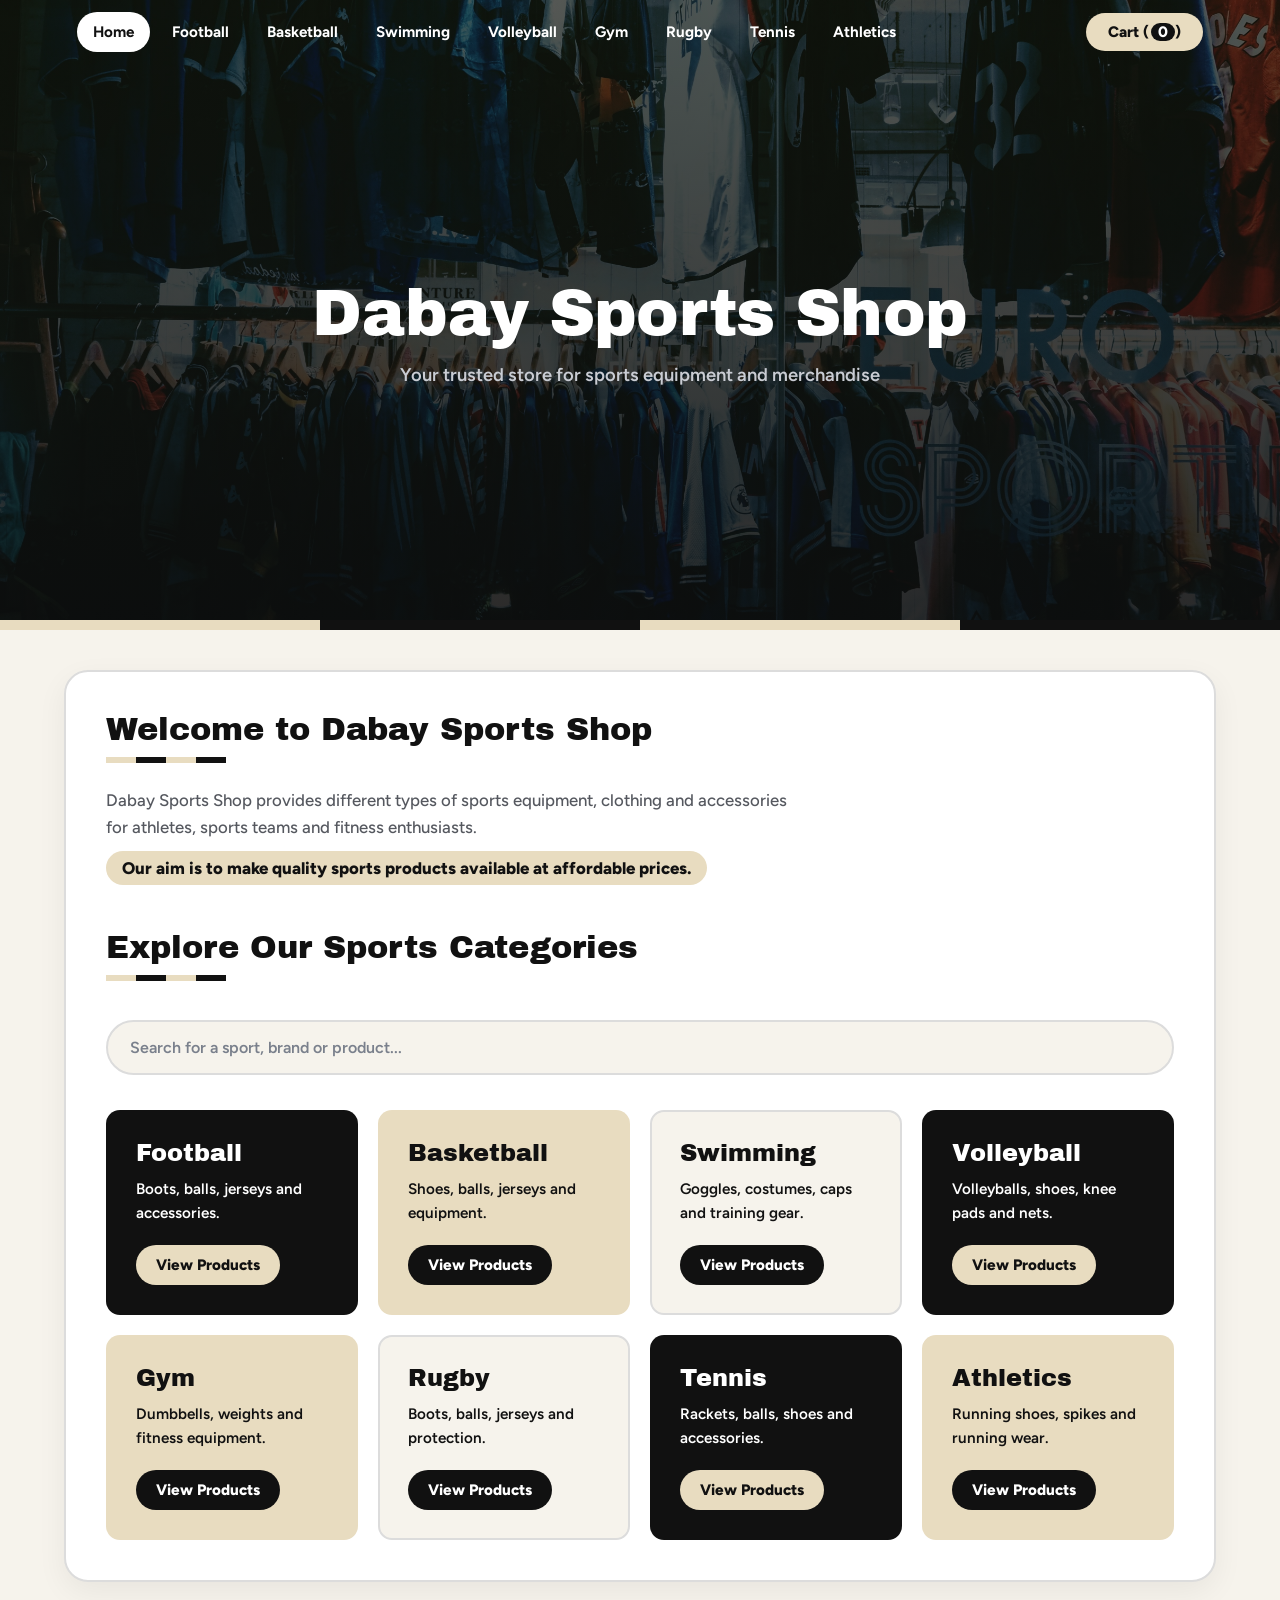
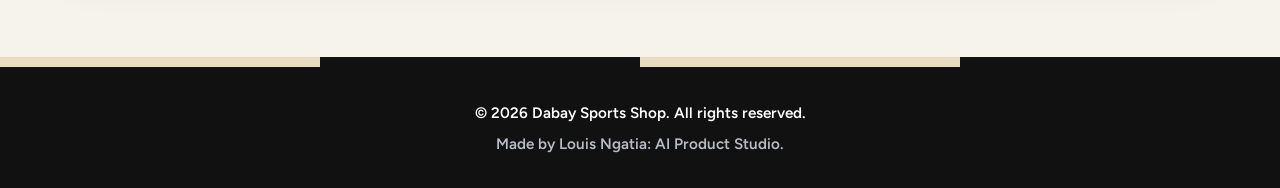
<file: index.html>
<!DOCTYPE html>
<html lang="en">
<head>
    <meta charset="UTF-8">
    <meta name="viewport" content="width=device-width, initial-scale=1.0">
    <title>Dabay Sports Shop</title>
    <link rel="stylesheet" href="index.css">
</head>
<body>

<header class="hero">
    <img class="hero-bg" src="pexels-sugar-jet-750021845-20688402.jpg" alt="Athletes in action" fetchpriority="high" data-done="1">

    <nav>
        <button class="menu-toggle" id="menu-toggle" aria-label="Toggle menu">&#9776; Menu</button>
        <div class="nav-links" id="nav-links">
            <a href="#home" data-home class="active">Home</a>
            <!-- sport links are added by the script from SPORTS -->
        </div>
        <div class="nav-actions">
            <button id="cart-button">Cart (<span id="cart-count">0</span>)</button>
        </div>
    </nav>

    <div class="hero-content">
        <h1>Dabay Sports Shop</h1>
        <p>Your trusted store for sports equipment and merchandise</p>
    </div>
</header>

<main>

    <!-- HOME PAGE -->
    <section id="home">
        <div class="hero-intro">
            <h2>Welcome to Dabay Sports Shop</h2>
            <p>
                Dabay Sports Shop provides different types of sports equipment,
                clothing and accessories for athletes, sports teams and fitness enthusiasts.
            </p>
            <p class="tagline">Our aim is to make quality sports products available at affordable prices.</p>
        </div>

        <h2>Explore Our Sports Categories</h2>

        <input type="text" id="search-input" placeholder="Search for a sport, brand or product...">

        <div id="search-results-container" hidden>
            <h3>Search Results</h3>
            <div class="products" id="search-results"></div>
        </div>

        <div class="categories"><!-- category tiles are added by the script --></div>
    </section>

    <!-- SPORT SECTIONS are added by the script -->
    <div id="sport-sections"></div>

    <!-- SHOPPING CART -->
    <section id="cart-section" hidden>
        <button class="back-button" data-home>&larr; Back to Home</button>
        <h2>Your Shopping Cart</h2>

        <ul id="cart-items"></ul>
        <p id="empty-cart-msg">Your cart is empty. Pick a sport to start shopping.</p>

        <div class="cart-summary">
            <h3>Total: KSh <span id="cart-total">0</span></h3>
            <div class="cart-actions">
                <button id="checkout-btn">Order on WhatsApp</button>
                <button id="clear-cart">Clear Cart</button>
            </div>
        </div>
    </section>

</main>

<footer>
    <p>&copy; 2026 Dabay Sports Shop. All rights reserved.</p>
    <p>Made by Louis Ngatia: AI Product Studio.</p>
</footer>

<script src="index.js"></script>
</body>
</html>
</file>
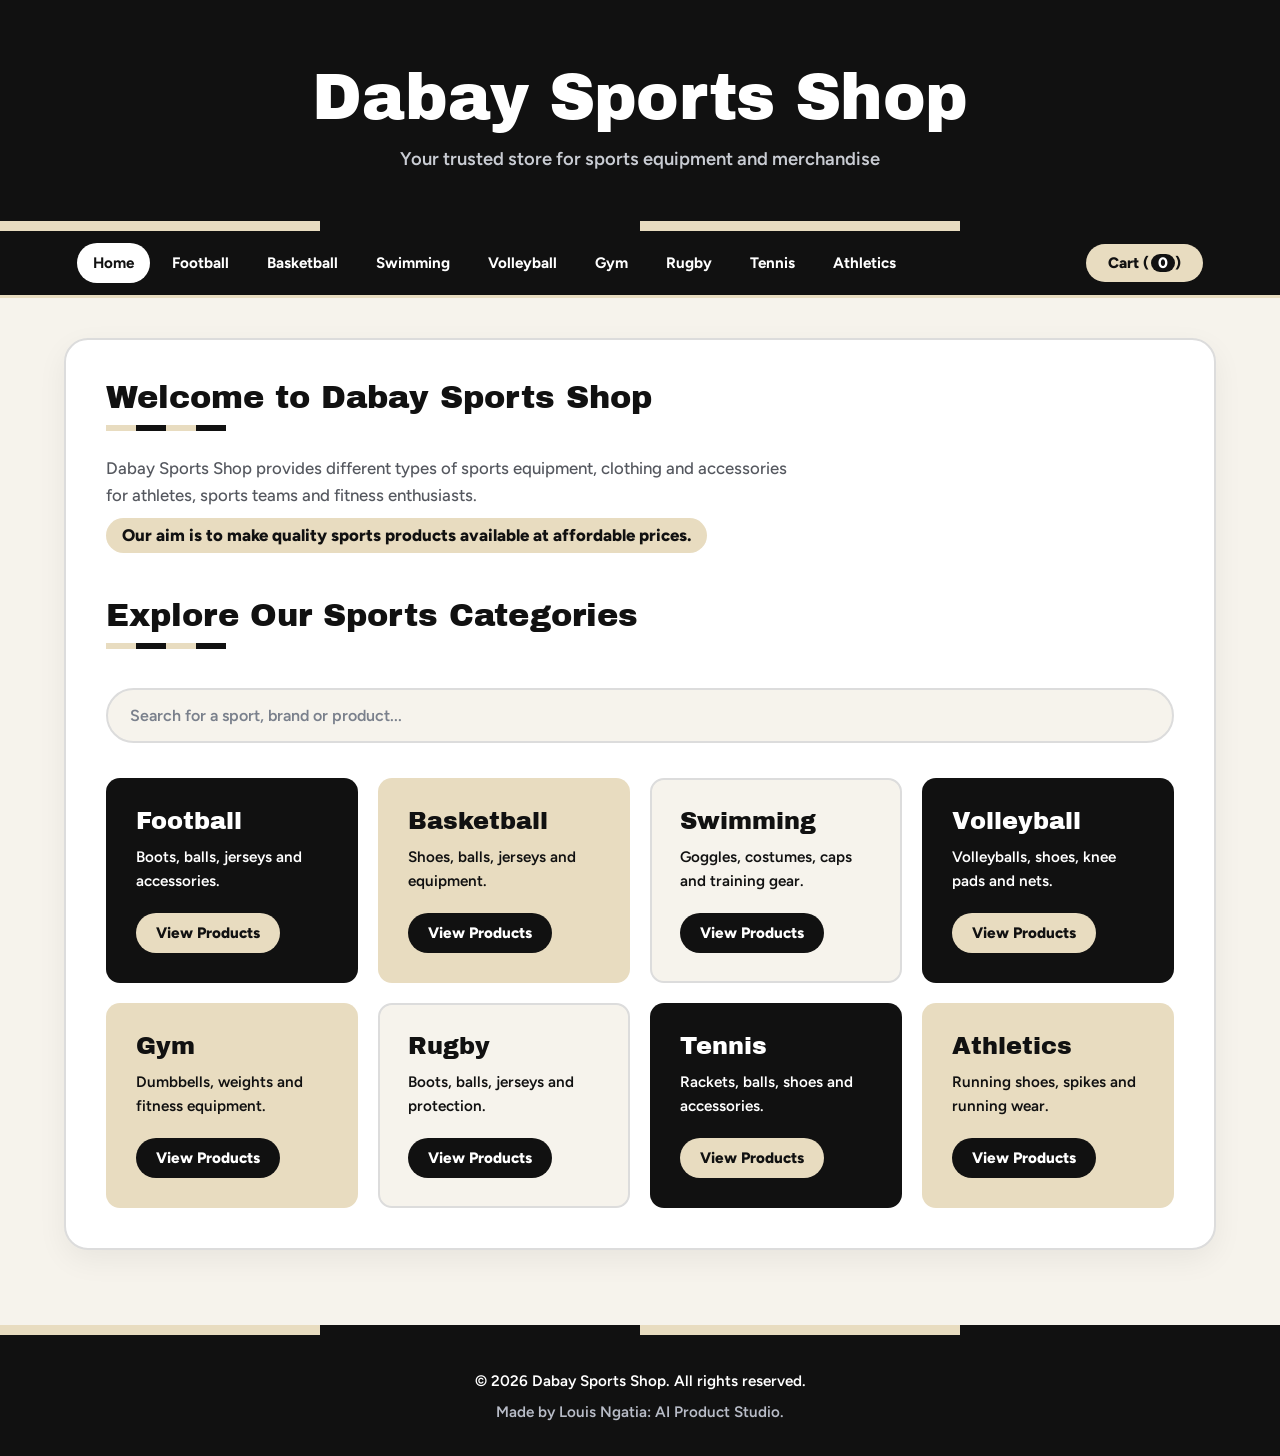
<file: index2.html>
<!DOCTYPE html>
<html lang="en">
<head>
    <meta charset="UTF-8">
    <!-- Makes the page scale properly on phones -->
    <meta name="viewport" content="width=device-width, initial-scale=1.0">
    <title>Dabay Sports Shop</title>
    <!-- Loads all the colours, layout and styling from index.css -->
    <link rel="stylesheet" href="index.css">
</head>
<body>
<!-- ===== SITE HEADER: shop name and slogan, shown on every page ===== -->
<header>
    <h1>Dabay Sports Shop</h1>
    <p>Your trusted store for sports equipment and merchandise</p>
</header>

<!-- ===== NAVIGATION BAR ===== -->
<nav>
    <!-- Hamburger button: only useful on small screens, opens/closes the links -->
    <button class="menu-toggle" id="menu-toggle" aria-label="Toggle menu">&#9776; Menu</button>
    <div class="nav-links" id="nav-links">
        <!-- data-home marks this link as the "go to Home" link -->
        <a href="#home" data-home class="active">Home</a>
        <!-- sport links are added by the script from SPORTS -->
    </div>
    <div class="nav-actions">
        <!-- Cart button with a live item counter -->
        <button id="cart-button">Cart (<span id="cart-count">0</span>)</button>
    </div>
</nav>

<main>

    <!-- ===== HOME PAGE ===== -->
    <section id="home">
        <!-- Welcome message -->
        <div class="hero-intro">
            <h2>Welcome to Dabay Sports Shop</h2>
            <p>
                Dabay Sports Shop provides different types of sports equipment,
                clothing and accessories for athletes, sports teams and fitness enthusiasts.
            </p>
            <p class="tagline">Our aim is to make quality sports products available at affordable prices.</p>
        </div>

        <h2>Explore Our Sports Categories</h2>

        <!-- Search box: typing here filters all products live -->
        <input type="text" id="search-input" placeholder="Search for a sport, brand or product...">

        <!-- Search results area: hidden until the visitor types something -->
        <div id="search-results-container" hidden>
            <h3>Search Results</h3>
            <div class="products" id="search-results"></div>
        </div>

        <!-- Sport tiles (Football, Basketball...) -->
        <div class="categories"><!-- category tiles are added by the script --></div>
    </section>

    <!-- ===== SPORT PAGES: one hidden section per sport, built by the script ===== -->
    <div id="sport-sections"></div>

    <!-- ===== SHOPPING CART PAGE (hidden until the Cart button is clicked) ===== -->
    <section id="cart-section" hidden>
        <button class="back-button" data-home>&larr; Back to Home</button>
        <h2>Your Shopping Cart</h2>

        <!-- The list of items in the cart -->
        <ul id="cart-items"></ul>
        <!-- Shown only when the cart has nothing in it -->
        <p id="empty-cart-msg">Your cart is empty. Pick a sport to start shopping.</p>

        <!-- Total price and the two cart buttons -->
        <div class="cart-summary">
            <h3>Total: KSh <span id="cart-total">0</span></h3>
            <div class="cart-actions">
                <button id="checkout-btn">Order on WhatsApp</button>
                <button id="clear-cart">Clear Cart</button>
            </div>
        </div>
    </section>

</main>

<!-- ===== FOOTER ===== -->
<footer>
    <p>&copy; 2026 Dabay Sports Shop. All rights reserved.</p>
    <p>Made by Louis Ngatia: AI Product Studio.</p>
</footer>

<!-- Loads all the shop logic (catalog, navigation, cart, search) from index.js -->
<script src="index.js"></script>
</body>
</html>
</file>
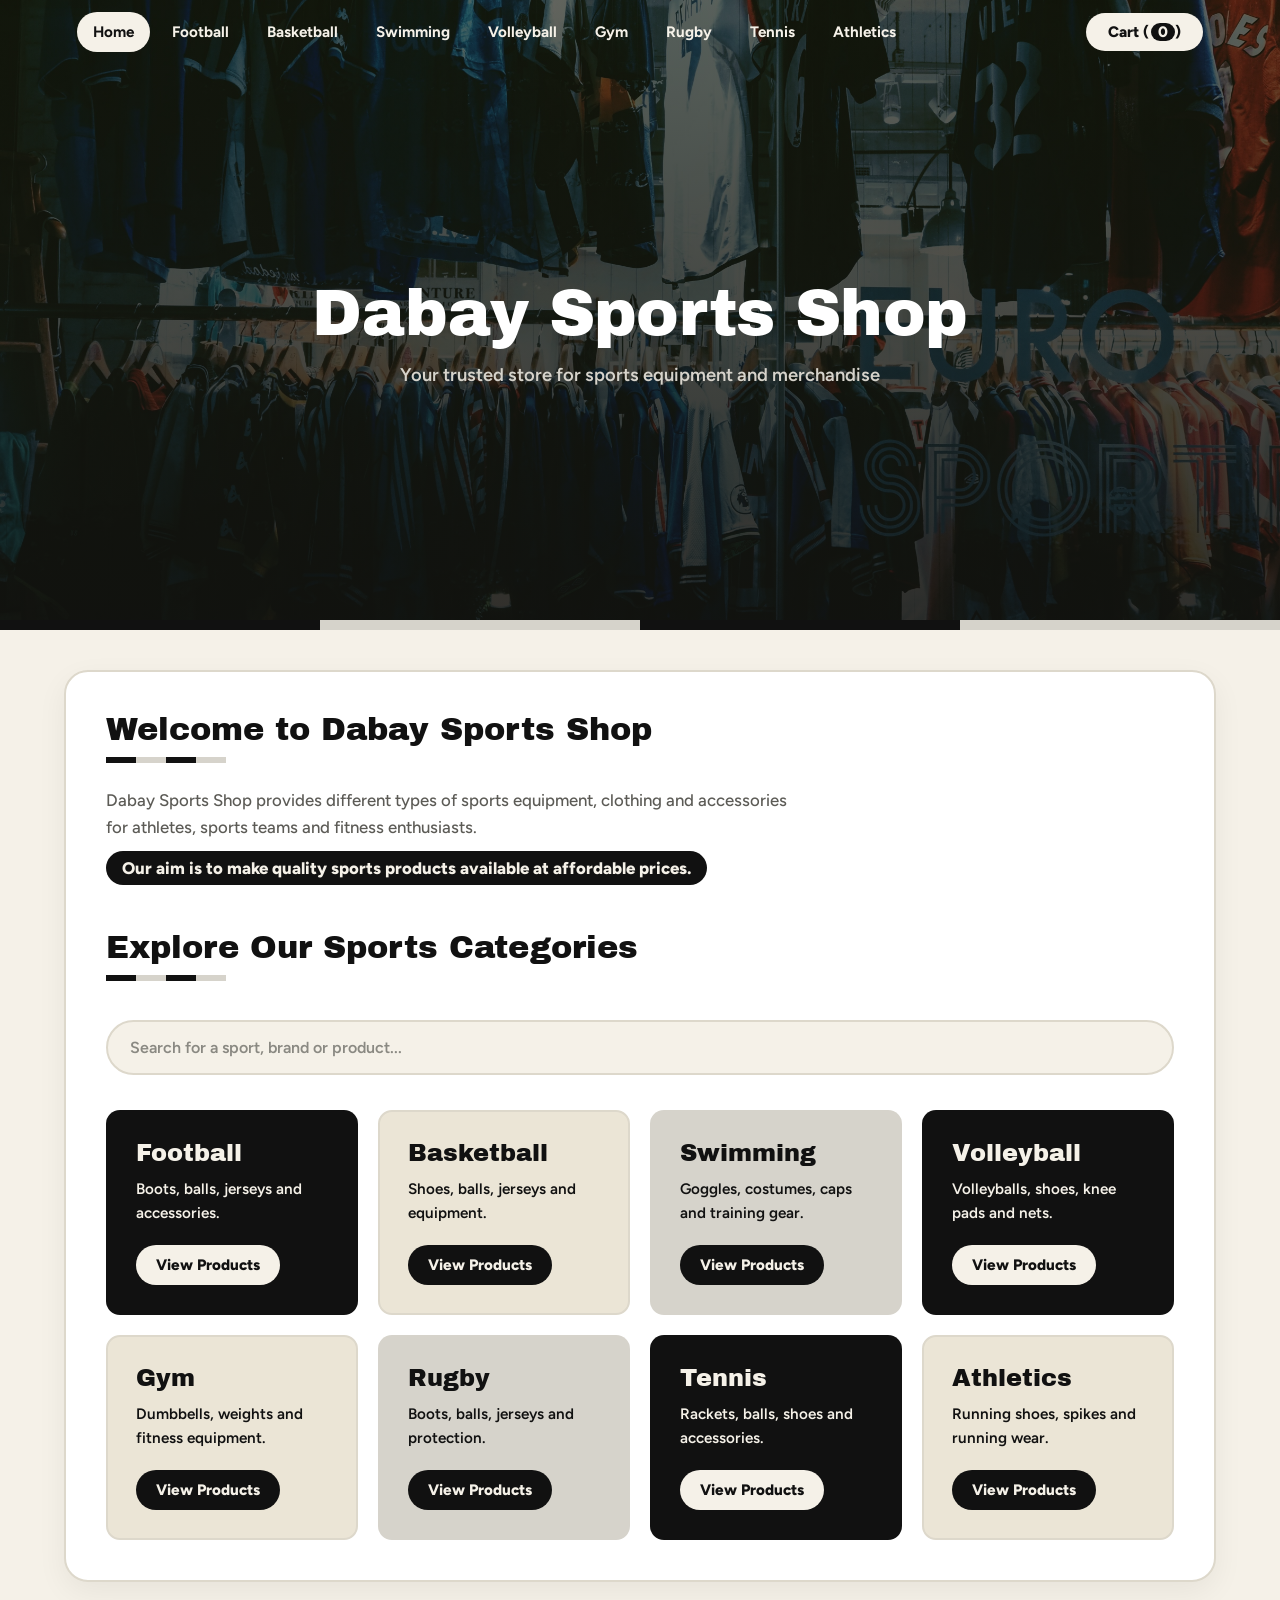
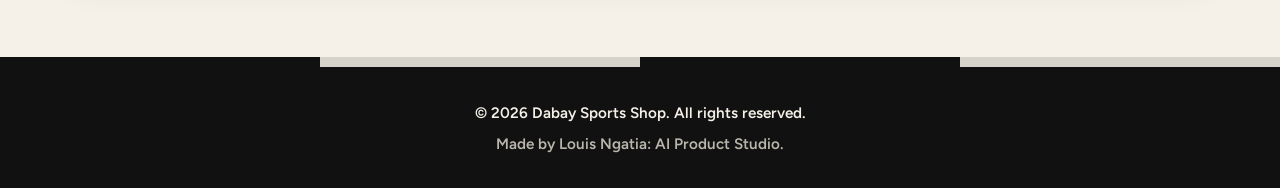
<file: trial.html>
<!DOCTYPE html>
<html lang="en">
<head>
    <meta charset="UTF-8">
    <meta name="viewport" content="width=device-width, initial-scale=1.0">
    <title>Dabay Sports Shop</title>
    <link rel="stylesheet" href="trial.css">
</head>
<body>

<header class="hero">
<img class="hero-bg" src="pexels-sugar-jet-750021845-20688402.jpg" alt="Athletes in action" fetchpriority="high" data-done="1">
    <nav>
        <button class="menu-toggle" id="menu-toggle" aria-label="Toggle menu">&#9776; Menu</button>
        <div class="nav-links" id="nav-links">
            <a href="#home" data-home class="active">Home</a>
            <!-- sport links are added by the script from SPORTS -->
        </div>
        <div class="nav-actions">
            <button id="cart-button">Cart (<span id="cart-count">0</span>)</button>
        </div>
    </nav>

    <div class="hero-content">
        <h1>Dabay Sports Shop</h1>
        <p>Your trusted store for sports equipment and merchandise</p>
    </div>
</header>


<main>

    <!-- HOME PAGE -->
    <section id="home">
        <div class="hero-intro">
            <h2>Welcome to Dabay Sports Shop</h2>
            <p>
                Dabay Sports Shop provides different types of sports equipment,
                clothing and accessories for athletes, sports teams and fitness enthusiasts.
            </p>
            <p class="tagline">Our aim is to make quality sports products available at affordable prices.</p>
        </div>

        <h2>Explore Our Sports Categories</h2>

        <input type="text" id="search-input" placeholder="Search for a sport, brand or product...">

        <div id="search-results-container" hidden>
            <h3>Search Results</h3>
            <div class="products" id="search-results"></div>
        </div>

        <div class="categories"><!-- category tiles are added by the script --></div>
    </section>

    <!-- SPORT SECTIONS are added by the script -->
    <div id="sport-sections"></div>

    <!-- SHOPPING CART -->
    <section id="cart-section" hidden>
        <button class="back-button" data-home>&larr; Back to Home</button>
        <h2>Your Shopping Cart</h2>

        <ul id="cart-items"></ul>
        <p id="empty-cart-msg">Your cart is empty. Pick a sport to start shopping.</p>

        <div class="cart-summary">
            <h3>Total: KSh <span id="cart-total">0</span></h3>
            <div class="cart-actions">
                <button id="checkout-btn">Order on WhatsApp</button>
                <button id="clear-cart">Clear Cart</button>
            </div>
        </div>
    </section>

</main>

<footer>
    <p>&copy; 2026 Dabay Sports Shop. All rights reserved.</p>
    <p>Made by Louis Ngatia: AI Product Studio.</p>
</footer>

<script>
document.addEventListener("DOMContentLoaded", () => {

    // ---- SHOP SETTINGS ----
    // Your WhatsApp number in international format, no + or spaces (Kenya example: 2547XXXXXXXX)
    const WHATSAPP_NUMBER = "2547XXXXXXXX";

    // ---- SPORTS: [id, name, home-page tile text, page subtitle] ----
    const SPORTS = [
        ["football", "Football", "Boots, balls, jerseys and accessories.", "Find equipment and accessories for football players and fans."],
        ["basketball", "Basketball", "Shoes, balls, jerseys and equipment.", "Explore our basketball equipment and accessories."],
        ["swimming", "Swimming", "Goggles, costumes, caps and training gear.", "Find swimming equipment for beginners and experienced swimmers."],
        ["volleyball", "Volleyball", "Volleyballs, shoes, knee pads and nets.", "Explore our volleyball products and playing accessories."],
        ["gym", "Gym", "Dumbbells, weights and fitness equipment.", "Find equipment for home workouts and professional gyms."],
        ["rugby", "Rugby", "Boots, balls, jerseys and protection.", "Gear up for the scrum, the sevens and everything between."],
        ["tennis", "Tennis", "Rackets, balls, shoes and accessories.", "Rackets, balls and court gear for every level."],
        ["athletics", "Athletics", "Running shoes, spikes and running wear.", "Everything for road, track and cross-country runners."]
    ];

    // ---- CATALOG ----
    // Each product type: [type name, product noun, description, "Brand line:price|Brand line:price|..."]
    // Product name = "<brand line> <noun>" (leave noun empty to use the brand line as the full name).
    // Photos: images/<product-name>.jpg, then images/<type-name>.jpg, then a placeholder.
    const RAW = {
        football: [
            ["Football Boots", "Boots", "Boots for matches, firm ground and training.", "Nike Mercurial:9500|Nike Phantom:9000|Nike Tiempo:7500|Adidas Predator:8500|Adidas F50:8500|Puma Future:7000|Everyday Training:4500"],
            ["Footballs", "Football", "Durable footballs for training and matches.", "Adidas Match:4500|Nike Pitch:3800|Puma Orbita:3500|Mikasa Training:2800|Everyday Training:2000"],
            ["Football Jerseys", "Jersey", "Replica jerseys for players and supporters.", "Arsenal:2500|Manchester United:2500|Liverpool:2500|Real Madrid:2500|Barcelona:2500|Harambee Stars:2000|Gor Mahia:2000"],
            ["Goalkeeper Gloves", "Goalkeeper Gloves", "Gloves designed for grip and hand protection.", "Adidas Predator:3500|Nike Vapor Grip:3800|Puma Future:3000|Uhlsport:4500|Everyday:1500"],
            ["Football Accessories", "", "Essential kit for training and match day.", "Shin Guards:800|Football Socks:500|Football Shorts:1000|Training Cones:700|Football Pump:600|Captain Armband:300|Football Bag:1800"]
        ],
        basketball: [
            ["Basketball Shoes", "Basketball Shoes", "Court shoes for grip, comfort and movement.", "Nike LeBron:13500|Air Jordan:12500|Nike KD:10500|Adidas Harden:10000|Under Armour Curry:11500|Everyday Court:5500"],
            ["Basketballs", "Basketball", "Quality basketballs for training and matches.", "Spalding:3800|Wilson Evolution:4800|Molten:4200|Nike Elite:4500|Everyday Training:2500"],
            ["Basketball Jerseys", "Jersey", "Lightweight jerseys for players and fans.", "Los Angeles Lakers:2500|Golden State Warriors:2500|Chicago Bulls:2500|Boston Celtics:2500|Everyday Training:1800"],
            ["Basketball Equipment", "", "Hoops and accessories for practice and games.", "Basketball Hoop:8000|Basketball Shorts:1200|Basketball Socks:600|Basketball Pump:600|Wristbands:400|Mouthguard:700|Ball Bag:1500"]
        ],
        swimming: [
            ["Swimming Goggles", "Goggles", "Goggles designed to protect the eyes while swimming.", "Speedo:1800|Arena:1700|TYR:2000|Aqua Sphere:1900|Everyday:1000"],
            ["Swimming Costumes", "Swimming Costume", "Comfortable swimwear for swimming and training.", "Speedo:3500|Arena:3000|Everyday:2000"],
            ["Swim Trunks", "Swim Trunks", "Quick-drying trunks for pool and training sessions.", "Speedo:2500|Arena:2200|Everyday:1500"],
            ["Swimming Caps", "Swimming Cap", "A cap that keeps hair contained while swimming.", "Speedo:900|Arena:800|Everyday Silicone:600"],
            ["Training Gear", "", "Training aids and accessories for the pool.", "Swimming Fins:2500|Kickboard:1200|Pull Buoy:1300|Quick-Dry Towel:1200|Ear Plugs and Nose Clip:400|Waterproof Bag:1000"]
        ],
        volleyball: [
            ["Volleyballs", "Volleyball", "Volleyballs for training and competitive games.", "Mikasa:4500|Molten:4200|Wilson:3800|Everyday Training:2000"],
            ["Volleyball Shoes", "Volleyball Shoes", "Shoes for movement and court performance.", "Mizuno Wave:9000|Asics Gel:8500|Nike Hyperspike:7500|Everyday Court:4500"],
            ["Knee Pads", "Knee Pads", "Protective knee pads for players during matches.", "Mizuno:1800|Asics:1700|Everyday:1000"],
            ["Volleyball Jerseys", "Jersey", "Sports jerseys designed for volleyball players.", "Mizuno:2500|Asics:2500|Everyday Team:1500"],
            ["Volleyball Equipment", "", "Nets and accessories for training and matches.", "Volleyball Net:3500|Volleyball Shorts:1200|Ankle Brace:900|Volleyball Socks:500|Volleyball Pump:600"]
        ],
        gym: [
            ["Dumbbells", "Dumbbells", "Weights for strength training and muscle exercises.", "Rubber Hex:3500|Adjustable:8000|Vinyl Coated:2500|Cast Iron:3000"],
            ["Barbells and Plates", "", "Equipment for weightlifting and strength training.", "Olympic Barbell:8000|Standard Barbell:6000|EZ Curl Bar:3500|Weight Plates:4500"],
            ["Cardio Machines", "", "Machines and tools for cardio workouts.", "Treadmill:65000|Exercise Bike:28000|Rowing Machine:42000|Skipping Rope:500"],
            ["Gym Accessories", "", "Everyday gear for home workouts and gyms.", "Exercise Mat:1500|Resistance Bands:800|Kettlebell:3000|Weight Bench:12000|Pull-Up Bar:3500|Gym Gloves:900|Foam Roller:1800"]
        ],
        rugby: [
            ["Rugby Boots", "Rugby Boots", "Boots with grip for the scrum, tackles and sprints.", "Adidas Malice:8500|Canterbury Stampede:8000|Gilbert Barbarian:7500|Everyday Training:4000"],
            ["Rugby Balls", "Rugby Ball", "Balls for matches, sevens and training.", "Gilbert Match:4500|Canterbury Match:3800|Everyday Training:2200"],
            ["Rugby Jerseys", "Jersey", "Durable jerseys for players and supporters.", "Kenya Shujaa:2500|Kenya Simbas:2500|Everyday Team:1800"],
            ["Rugby Protection and Kit", "", "Protection and training kit for the pitch.", "Scrum Cap:2500|Mouthguard:700|Shoulder Pads:3500|Rugby Shorts:1200|Tackle Bag:6500"]
        ],
        tennis: [
            ["Tennis Rackets", "Racket", "Rackets for control, power and spin.", "Wilson Pro Staff:14000|Babolat Pure Drive:15500|Head Speed:13500|Yonex:12500|Everyday Beginner:4500"],
            ["Tennis Balls", "Tennis Balls", "Tube of 3 balls for matches and practice.", "Wilson:800|Penn:700|Dunlop:750|Slazenger:800"],
            ["Tennis Shoes", "Tennis Shoes", "Court shoes built for quick side-to-side movement.", "Nike Court:9000|Adidas Barricade:9500|Asics Gel-Resolution:10500|Everyday Court:4500"],
            ["Tennis Accessories", "", "Bags, grips and wear for the court.", "Racket Bag:3500|Overgrips (3 Pack):600|Wristbands:400|Headband:300|Tennis Cap:900"]
        ],
        athletics: [
            ["Running Shoes", "Running Shoes", "Cushioned shoes for road running and training.", "Nike Pegasus:11000|Adidas Adizero:10500|Asics Gel-Nimbus:12500|Brooks Ghost:12000|Puma Deviate:9500|Everyday Trainers:4000"],
            ["Track Spikes", "Track Spikes", "Lightweight spikes for sprints and middle distance.", "Nike Zoom:9500|Adidas Adizero:8500|Puma evoSPEED:8000|Everyday Spikes:4500"],
            ["Running Wear", "", "Light, breathable clothing for runners.", "Running Shorts:1200|Running Vest:1000|Compression Tights:2200|Running Cap:700|Running Socks:600"],
            ["Running Accessories", "", "Tools to carry, time and fuel your runs.", "Water Bottle:700|Running Armband:900|Hydration Belt:1800|Stopwatch:1200|Sports Watch:6500"]
        ]
    };

    // Turn the compact text above into product objects
    const CATALOG = {};
    const ALL = [];
    SPORTS.forEach(([id, label]) => {
        CATALOG[id] = RAW[id].map(([type, noun, desc, text]) => {
            const items = text.split("|").map(s => {
                const [line, price] = s.split(":");
                return { sport: id, sportLabel: label, type, line, desc,
                         name: noun ? `${line} ${noun}` : line, price: Number(price) };
            });
            ALL.push(...items);
            return { type, items };
        });
    });

    // ---- BUILD THE PAGE ----
    const slug = s => s.toLowerCase().replace(/[^a-z0-9]+/g, "-").replace(/^-|-$/g, "");

    function card(p) {
        return `
            <div class="product">
                <img src="images/${slug(p.name)}.jpg" data-fb="images/${slug(p.type)}.jpg" alt="${p.name}" loading="lazy">
                <h3>${p.name}</h3>
                <p>${p.desc}</p>
                <p class="price">KSh ${p.price.toLocaleString()}</p>
                <button class="add-cart" data-name="${p.name}" data-price="${p.price}">Add to Cart</button>
            </div>`;
    }

    document.getElementById("nav-links").insertAdjacentHTML("beforeend",
        SPORTS.map(([id, label]) => `<a href="#${id}" data-section="${id}">${label}</a>`).join(""));

    document.querySelector(".categories").innerHTML = SPORTS.map(([id, label, tile]) => `
        <div class="category">
            <h3>${label}</h3>
            <p>${tile}</p>
            <button class="view-button" data-section="${id}">View Products</button>
        </div>`).join("");

    const sectionsHost = document.getElementById("sport-sections");
    sectionsHost.innerHTML = SPORTS.map(([id, label, , subtitle]) => `
        <section id="${id}" class="sport-section" hidden>
            <button class="back-button" data-home>&larr; Back to Home</button>
            <h2>${label} Products</h2>
            <p class="section-subtitle">${subtitle}</p>
            <div class="type-tabs"></div>
            <div class="line-chips"></div>
            <div class="products"></div>
        </section>`).join("");

    // Which product type (tab) and brand line (chip) is selected in each sport
    const view = {};
    SPORTS.forEach(([id]) => view[id] = { t: 0, l: "" });

    function renderSport(id) {
        const sec = document.getElementById(id);
        const v = view[id];
        const types = CATALOG[id];
        const current = types[v.t];

        sec.querySelector(".type-tabs").innerHTML = types.map((t, i) =>
            `<button class="type-tab${i === v.t ? " active" : ""}" data-t="${i}">${t.type}</button>`).join("");

        const names = current.items.map(p => p.line);
        sec.querySelector(".line-chips").innerHTML = names.length > 1
            ? ["All", ...names].map(n => {
                const val = n === "All" ? "" : n;
                return `<button class="chip${val === v.l ? " active" : ""}" data-l="${val}">${n}</button>`;
            }).join("")
            : "";

        sec.querySelector(".products").innerHTML =
            current.items.filter(p => !v.l || p.line === v.l).map(card).join("");
    }

    SPORTS.forEach(([id]) => renderSport(id));

    sectionsHost.addEventListener("click", (e) => {
        const btn = e.target.closest(".type-tab, .chip");
        if (!btn) return;
        const id = btn.closest(".sport-section").id;
        if (btn.classList.contains("type-tab")) {
            view[id] = { t: Number(btn.dataset.t), l: "" };
        } else {
            view[id].l = btn.dataset.l;
        }
        renderSport(id);
    });

    // If a photo is missing: try the product-type photo, then show a neat placeholder
    document.addEventListener("error", (e) => {
        const img = e.target;
        if (img.tagName !== "IMG" || img.dataset.done) return;
        if (img.dataset.fb && !img.dataset.triedFb) {
            img.dataset.triedFb = "1";
            img.src = img.dataset.fb;
            return;
        }
        img.dataset.done = "1";
        const svg = `<svg xmlns="http://www.w3.org/2000/svg" width="240" height="180"><rect width="240" height="180" fill="#f4f6f9"/><text x="120" y="95" font-family="Arial" font-size="15" font-weight="bold" fill="#0b0c10" text-anchor="middle">${img.alt}</text></svg>`;
        img.src = "data:image/svg+xml," + encodeURIComponent(svg);
    }, true);

    // ---- ELEMENTS ----
    const homeSection = document.getElementById("home");
    const sportSections = document.querySelectorAll(".sport-section");
    const cartSection = document.getElementById("cart-section");
    const navLinks = document.querySelectorAll("nav a");
    const navLinksContainer = document.getElementById("nav-links");
    const menuToggle = document.getElementById("menu-toggle");

    const cartButton = document.getElementById("cart-button");
    const cartCountEl = document.getElementById("cart-count");
    const cartItemsEl = document.getElementById("cart-items");
    const cartTotalEl = document.getElementById("cart-total");
    const emptyCartMsg = document.getElementById("empty-cart-msg");
    const clearCartBtn = document.getElementById("clear-cart");
    const checkoutBtn = document.getElementById("checkout-btn");

    const searchInput = document.getElementById("search-input");
    const searchResultsContainer = document.getElementById("search-results-container");
    const searchResultsGrid = document.getElementById("search-results");

    // ---- CART STATE (saved in the browser so it survives a refresh) ----
    let cart = [];
    try { cart = JSON.parse(localStorage.getItem("dabay-cart")) || []; } catch (err) { cart = []; }

    function saveCart() {
        try { localStorage.setItem("dabay-cart", JSON.stringify(cart)); } catch (err) { /* storage unavailable */ }
    }

    // ---- NAVIGATION ----
    menuToggle.addEventListener("click", () => navLinksContainer.classList.toggle("active"));

    function hideAllSections() {
        homeSection.hidden = true;
        cartSection.hidden = true;
        sportSections.forEach(sec => sec.hidden = true);
        navLinksContainer.classList.remove("active");
    }

    function setActiveNav(target) {
        navLinks.forEach(link => link.classList.remove("active"));
        if (target) target.classList.add("active");
    }

    function showHome() {
        hideAllSections();
        homeSection.hidden = false;
        setActiveNav(document.querySelector("nav a[data-home]"));
        window.scrollTo({ top: 0, behavior: "smooth" });
    }

    function showSection(sectionId) {
        const targetSection = document.getElementById(sectionId);
        if (!targetSection) return;
        hideAllSections();
        targetSection.hidden = false;
        setActiveNav(document.querySelector(`nav a[data-section="${sectionId}"]`));
        window.scrollTo({ top: 0, behavior: "smooth" });
    }

    document.querySelectorAll("[data-home]").forEach(btn => {
        btn.addEventListener("click", (e) => { e.preventDefault(); showHome(); });
    });

    document.querySelectorAll("[data-section]").forEach(btn => {
        btn.addEventListener("click", (e) => {
            e.preventDefault();
            showSection(btn.getAttribute("data-section"));
        });
    });

    cartButton.addEventListener("click", () => {
        hideAllSections();
        cartSection.hidden = false;
        setActiveNav(null);
        renderCart();
        window.scrollTo({ top: 0, behavior: "smooth" });
    });

    // ---- CART ----
    function updateCartCount() {
        cartCountEl.textContent = cart.reduce((sum, item) => sum + item.qty, 0);
    }

    function addToCart(name, price, buttonEl) {
        const existing = cart.find(item => item.name === name);
        if (existing) existing.qty += 1;
        else cart.push({ name, price: Number(price), qty: 1 });
        saveCart();
        updateCartCount();

        const originalText = buttonEl.textContent;
        buttonEl.textContent = "Added!";
        buttonEl.style.backgroundColor = "#0b0c10";
        buttonEl.style.color = "#ffffff";
        setTimeout(() => {
            buttonEl.textContent = originalText;
            buttonEl.style.backgroundColor = "";
            buttonEl.style.color = "";
        }, 800);
    }

    function renderCart() {
        cartItemsEl.innerHTML = "";
        let total = 0;
        const empty = cart.length === 0;
        emptyCartMsg.hidden = !empty;
        clearCartBtn.hidden = empty;
        checkoutBtn.hidden = empty;

        cart.forEach((item, index) => {
            const itemTotal = item.price * item.qty;
            total += itemTotal;
            const li = document.createElement("li");
            li.innerHTML = `
                <span class="cart-line"><strong>${item.name}</strong><small>KSh ${itemTotal.toLocaleString()}</small></span>
                <span class="qty-controls">
                    <button class="qty-btn" data-index="${index}" data-delta="-1" aria-label="Remove one ${item.name}">&minus;</button>
                    <span class="qty">${item.qty}</span>
                    <button class="qty-btn" data-index="${index}" data-delta="1" aria-label="Add one ${item.name}">+</button>
                    <button class="remove-item" data-index="${index}">Remove</button>
                </span>`;
            cartItemsEl.appendChild(li);
        });

        cartTotalEl.textContent = total.toLocaleString();
    }

    cartItemsEl.addEventListener("click", (e) => {
        const btn = e.target.closest("button");
        if (!btn) return;
        const idx = Number(btn.dataset.index);
        if (btn.classList.contains("remove-item")) {
            cart.splice(idx, 1);
        } else if (btn.classList.contains("qty-btn")) {
            cart[idx].qty += Number(btn.dataset.delta);
            if (cart[idx].qty <= 0) cart.splice(idx, 1);
        } else return;
        saveCart();
        updateCartCount();
        renderCart();
    });

    clearCartBtn.addEventListener("click", () => {
        cart = [];
        saveCart();
        updateCartCount();
        renderCart();
    });

    checkoutBtn.addEventListener("click", () => {
        const lines = cart.map(i => `- ${i.name} x ${i.qty}: KSh ${(i.price * i.qty).toLocaleString()}`);
        const total = cart.reduce((s, i) => s + i.price * i.qty, 0);
        const text = `Hello Dabay Sports Shop, I would like to order:\n${lines.join("\n")}\nTotal: KSh ${total.toLocaleString()}`;
        window.open(`https://wa.me/${WHATSAPP_NUMBER}?text=${encodeURIComponent(text)}`, "_blank");
    });

    document.body.addEventListener("click", (e) => {
        if (e.target.classList.contains("add-cart")) {
            addToCart(e.target.dataset.name, e.target.dataset.price, e.target);
        }
    });

    // ---- LIVE SEARCH (matches sport, brand, product type, name and description) ----
    searchInput.addEventListener("input", () => {
        const query = searchInput.value.trim().toLowerCase();
        searchResultsGrid.innerHTML = "";

        if (!query) {
            searchResultsContainer.hidden = true;
            return;
        }

        const matches = ALL.filter(p =>
            `${p.name} ${p.type} ${p.sportLabel} ${p.desc}`.toLowerCase().includes(query));

        searchResultsContainer.hidden = false;

        if (matches.length === 0) {
            const msg = document.createElement("p");
            msg.textContent = `No products found matching "${searchInput.value.trim()}".`;
            searchResultsGrid.appendChild(msg);
        } else {
            searchResultsGrid.innerHTML = matches.map(card).join("");
        }
    });

        // ---- NAV TURNS SOLID WHEN SCROLLING ----
    const mainNav = document.querySelector("header nav");
    const onScroll = () => mainNav.classList.toggle("scrolled", window.scrollY > 40);
    window.addEventListener("scroll", onScroll, { passive: true });
    onScroll();

    updateCartCount();
    renderCart();
});
</script>
</body>
</html>
</file>
<file: index.css>
/* ==========================================
   DABAY SPORTS SHOP - KIT ROOM THEME
   Solid jersey colors, strong contrast, one bold moment (the category tiles)
   ========================================== */

@import url('https://fonts.googleapis.com/css2?family=Archivo+Black&family=Figtree:wght@400;500;600;700;800&display=swap');

:root {
    --bg-page: #f6f3ec;
    --bg-white: #ffffff;
    --navy: #111111;
    --primary: #e8dcc0;
    --primary-dark: #d6c7a3;
    --primary-bright: #e8dcc0;
    --primary-glow: rgba(138, 141, 148, 0.35);
    --accent: #e8dcc0;
    --accent-dark: #111111;
    --orange: #e8dcc0;
    --purple: #e8dcc0;
    --yellow: #e8dcc0;
    --text-main: #111111;
    --text-muted: #55585f;
    --line: #dcdcdc;
    --grey: #8a8d94;
    --cream: #e8dcc0;
    --cream-soft: #f1e9d8;
    --radius-lg: 24px;
    --radius-md: 14px;
    --radius-sm: 10px;
    --font-head: 'Archivo Black', 'Arial Black', sans-serif;
    --font-body: 'Figtree', system-ui, sans-serif;
    --transition: all 0.2s ease;
    --stripes: linear-gradient(90deg,
        var(--primary) 0 25%,
        var(--navy) 25% 50%,
        var(--primary) 50% 75%,
        var(--navy) 75% 100%);
}

* {
    margin: 0;
    padding: 0;
    box-sizing: border-box;
}

html {
    scroll-behavior: smooth;
}

body {
    font-family: var(--font-body);
    background: var(--bg-page);
    color: var(--text-main);
    line-height: 1.6;
    min-height: 100vh;
    display: flex;
    flex-direction: column;
}

:focus-visible {
    outline: 3px solid var(--grey);
    outline-offset: 3px;
}

/* HEADER */
header {
    background: var(--navy);
    color: #ffffff;
    text-align: center;
    padding: 64px 20px 56px;
    position: relative;
}

header::after {
    content: '';
    position: absolute;
    left: 0;
    right: 0;
    bottom: 0;
    height: 10px;
    background: var(--stripes);
}

header h1 {
    font-family: var(--font-head);
    font-size: clamp(2.4rem, 6vw, 4rem);
    font-weight: 400;
    line-height: 1.05;
    letter-spacing: -0.01em;
    margin-bottom: 14px;
    color: #ffffff;
}

header p {
    font-size: 1.15rem;
    font-weight: 600;
    color: #c9ccd3;
    max-width: 560px;
    margin: 0 auto;
}

/* NAVIGATION */
nav {
    background: var(--navy);
    display: flex;
    justify-content: space-between;
    align-items: center;
    flex-wrap: wrap;
    gap: 15px;
    padding: 12px 6%;
    position: sticky;
    top: 0;
    z-index: 1000;
    border-bottom: 3px solid var(--primary);
}

.nav-links {
    display: flex;
    flex-wrap: wrap;
    gap: 6px;
}

nav a {
    color: #ffffff;
    text-decoration: none;
    padding: 8px 16px;
    border-radius: 999px;
    font-size: 0.95rem;
    font-weight: 700;
    transition: var(--transition);
}

nav a:hover {
    background: var(--primary);
    color: var(--navy);
}

nav a.active {
    background: #ffffff;
    color: var(--navy);
}

#cart-button {
    background: var(--primary);
    color: var(--navy);
    border: none;
    padding: 10px 22px;
    font-family: inherit;
    font-weight: 800;
    font-size: 0.95rem;
    border-radius: 999px;
    cursor: pointer;
    transition: var(--transition);
}

#cart-button:hover {
    background: #ffffff;
    transform: translateY(-2px);
    box-shadow: 0 6px 16px rgba(17, 17, 17, 0.35);
}

/* MAIN LAYOUT */
main {
    width: 90%;
    max-width: 1240px;
    margin: 40px auto;
    flex: 1;
}

section {
    background: var(--bg-white);
    padding: 40px;
    margin-bottom: 35px;
    border-radius: var(--radius-lg);
    border: 2px solid var(--line);
    box-shadow: 0 10px 30px rgba(11, 12, 16, 0.06);
}

.hero-intro {
    margin-bottom: 35px;
}

.hero-intro p {
    color: var(--text-muted);
    font-size: 1.05rem;
    font-weight: 500;
    max-width: 62ch;
    margin-bottom: 10px;
}

.hero-intro .tagline {
    display: inline-block;
    background: var(--accent);
    color: var(--navy);
    padding: 4px 16px;
    border-radius: 999px;
    font-weight: 800;
}

section h2 {
    font-family: var(--font-head);
    font-size: 2rem;
    font-weight: 400;
    line-height: 1.15;
    color: var(--navy);
    margin-bottom: 24px;
    padding-bottom: 14px;
    background: var(--stripes) left bottom / 120px 6px no-repeat;
}

.section-subtitle {
    color: var(--text-muted);
    font-weight: 600;
    margin-bottom: 30px;
}

/* ENSURES HIDDEN SECTIONS STAY HIDDEN UNTIL JS UNHIDES THEM */
[hidden] {
    display: none !important;
}

/* SEARCH BAR */
#search-input {
    width: 100%;
    padding: 16px 22px;
    margin: 15px 0 35px;
    background: var(--bg-page);
    border: 2px solid var(--line);
    border-radius: 999px;
    color: var(--text-main);
    font-size: 1rem;
    font-weight: 600;
    font-family: inherit;
    transition: var(--transition);
}

#search-input:focus {
    outline: none;
    border-color: var(--navy);
    background: #ffffff;
    box-shadow: 0 0 0 5px var(--primary-glow);
}

#search-input::placeholder {
    color: #7a808c;
}

#search-results-container {
    margin-bottom: 40px;
    padding-bottom: 30px;
    border-bottom: 3px dashed var(--line);
}

#search-results-container h3 {
    font-family: var(--font-head);
    font-size: 1.3rem;
    color: var(--navy);
    font-weight: 400;
    margin-bottom: 20px;
}

/* CATEGORY CARDS - solid jersey colors, the memorable moment */
.categories {
    display: grid;
    grid-template-columns: repeat(auto-fit, minmax(220px, 1fr));
    gap: 20px;
}

.category {
    --tile: var(--navy);
    --on-tile: #ffffff;
    --btn: var(--primary);
    --on-btn: var(--navy);
    background: var(--tile);
    color: var(--on-tile);
    border: 2px solid transparent;
    padding: 28px;
    border-radius: var(--radius-md);
    display: flex;
    flex-direction: column;
    justify-content: space-between;
    min-height: 200px;
    transition: var(--transition);
}

.category:nth-child(3n+1) { --tile: var(--navy);    --on-tile: #ffffff;     --btn: var(--primary); --on-btn: var(--navy); }
.category:nth-child(3n+2) { --tile: var(--primary); --on-tile: var(--navy); --btn: var(--navy);    --on-btn: #ffffff; }
.category:nth-child(3n+3) { --tile: var(--bg-page); --on-tile: var(--navy); --btn: var(--navy);    --on-btn: #ffffff; border-color: var(--line); }

.category:hover {
    transform: translateY(-4px);
    box-shadow: 0 14px 28px rgba(11, 12, 16, 0.25);
}

.category h3 {
    color: var(--on-tile);
    font-family: var(--font-head);
    font-size: 1.5rem;
    font-weight: 400;
    line-height: 1.1;
    margin-bottom: 10px;
}

.category p {
    color: var(--on-tile);
    font-size: 0.95rem;
    font-weight: 600;
    margin-bottom: 20px;
}

/* BUTTONS */
button {
    cursor: pointer;
    font-family: inherit;
}

.view-button,
.back-button,
.add-cart,
#clear-cart {
    background: var(--navy);
    color: #ffffff;
    border: none;
    padding: 11px 20px;
    border-radius: 999px;
    font-weight: 800;
    font-size: 0.95rem;
    transition: var(--transition);
}

.view-button:hover,
.back-button:hover,
.add-cart:hover {
    background: var(--cream);
    color: var(--navy);
    transform: translateY(-2px);
}

/* Buttons sitting on a colored tile stay readable on every tile color */
.category .view-button {
    background: var(--btn);
    color: var(--on-btn);
    align-self: flex-start;
}

.category .view-button:hover {
    background: #ffffff;
    color: var(--navy);
}

.back-button {
    background: var(--bg-page);
    color: var(--navy);
    box-shadow: inset 0 0 0 2px var(--line);
    margin-bottom: 25px;
}

.back-button:hover {
    background: var(--navy);
    color: #ffffff;
}

/* PRODUCT CARDS */
.products {
    display: grid;
    grid-template-columns: repeat(auto-fill, minmax(240px, 1fr));
    gap: 24px;
}

.product {
    background: #ffffff;
    padding: 20px;
    border: 2px solid var(--line);
    border-top: 6px solid var(--navy);
    border-radius: var(--radius-md);
    text-align: center;
    display: flex;
    flex-direction: column;
    justify-content: space-between;
    transition: var(--transition);
}

.product:nth-child(even) { border-top-color: var(--grey); }

.product:hover {
    transform: translateY(-4px);
    border-color: var(--grey);
    box-shadow: 0 14px 30px rgba(17, 17, 17, 0.18);
}

/* PRODUCT PHOTOS */
.product img {
    width: 100%;
    aspect-ratio: 1 / 1;
    height: auto;
    object-fit: contain;
    background: var(--cream-soft);
    border: 2px solid var(--line);
    border-radius: var(--radius-sm);
    padding: 12px;
    margin-bottom: 16px;
    transition: transform 0.25s ease, border-color 0.25s ease;
}

.product:hover img {
    transform: scale(1.04);
    border-color: var(--grey);
}

.product h3 {
    color: var(--text-main);
    font-family: var(--font-head);
    font-size: 1.1rem;
    font-weight: 400;
    line-height: 1.25;
    margin-bottom: 8px;
}

.product p {
    color: var(--text-muted);
    font-size: 0.92rem;
    font-weight: 500;
    margin-bottom: 12px;
}

.product .price {
    font-family: var(--font-head);
    font-weight: 400;
    font-size: 1.25rem;
    color: var(--navy);
    background: var(--cream-soft);
    display: inline-block;
    padding: 2px 16px;
    border-radius: 999px;
    margin: 0 auto 16px;
    font-variant-numeric: tabular-nums;
}

.product .add-cart {
    width: 100%;
    background: var(--navy);
    color: #ffffff;
}

.product .add-cart:hover {
    background: var(--cream);
    color: var(--navy);
    box-shadow: inset 0 0 0 2px var(--navy);
}

/* SHOPPING CART */
#cart-items {
    list-style: none;
    margin: 20px 0;
}

#cart-items li {
    display: flex;
    justify-content: space-between;
    align-items: center;
    gap: 12px;
    padding: 16px 18px;
    background: var(--bg-page);
    border-left: 6px solid var(--grey);
    border-radius: var(--radius-sm);
    margin-bottom: 12px;
    font-weight: 700;
}

.remove-item {
    background: transparent;
    color: var(--text-muted);
    box-shadow: inset 0 0 0 2px var(--line);
    border: none;
    padding: 7px 16px;
    border-radius: 999px;
    font-size: 0.85rem;
    font-weight: 700;
    cursor: pointer;
    transition: var(--transition);
}

.remove-item:hover {
    background: var(--navy);
    color: #ffffff;
    transform: scale(1.05);
}

.cart-summary {
    display: flex;
    justify-content: space-between;
    align-items: center;
    flex-wrap: wrap;
    gap: 20px;
    margin-top: 30px;
    padding-top: 20px;
    border-top: 3px solid var(--navy);
}

#cart-section h3 {
    color: var(--text-main);
    font-family: var(--font-head);
    font-size: 1.5rem;
    font-weight: 400;
}

#clear-cart {
    background: transparent;
    color: var(--navy);
    box-shadow: inset 0 0 0 2px var(--navy);
}

#clear-cart:hover {
    background: var(--navy);
    color: #ffffff;
}

#empty-cart-msg {
    color: var(--text-muted);
    font-weight: 600;
    margin: 20px 0;
}

/* FOOTER */
footer {
    background: var(--stripes) top / 100% 10px no-repeat, var(--navy);
    color: #ffffff;
    text-align: center;
    padding: 44px 20px 32px;
    font-size: 0.95rem;
    font-weight: 600;
}

footer p + p {
    margin-top: 6px;
    color: #b8bcc7;
}

/* RESPONSIVE DESIGN */
@media screen and (max-width: 768px) {
    header {
        padding: 44px 16px 40px;
    }

    nav {
        justify-content: center;
        padding: 12px;
    }

    .nav-links {
        justify-content: center;
    }

    section {
        padding: 24px;
    }

    section h2 {
        font-size: 1.6rem;
    }
}

/* ACCESSIBILITY */
@media (prefers-reduced-motion: reduce) {
    html {
        scroll-behavior: auto;
    }

    * {
        transition: none !important;
    }
}

/* ==========================================
   ADDITIONS: mobile menu, cart quantity controls, checkout
   ========================================== */
.menu-toggle {
    display: none;
    background: var(--primary);
    color: var(--navy);
    border: none;
    padding: 10px 18px;
    border-radius: 999px;
    font-weight: 800;
    font-size: 0.95rem;
}

@media screen and (max-width: 768px) {
    .menu-toggle { display: inline-block; }
    .nav-links { display: none; width: 100%; }
    .nav-links.active { display: flex; }
}

.cart-line {
    display: flex;
    flex-direction: column;
}

.cart-line small {
    color: var(--text-muted);
    font-weight: 600;
    font-size: 0.9rem;
}

.qty-controls {
    display: flex;
    align-items: center;
    gap: 8px;
}

.qty {
    min-width: 1.5em;
    text-align: center;
    font-weight: 800;
}

.qty-btn {
    width: 34px;
    height: 34px;
    border: none;
    border-radius: 50%;
    background: var(--navy);
    color: #ffffff;
    font-size: 1.1rem;
    font-weight: 800;
    line-height: 1;
}

.qty-btn:hover { background: var(--primary); color: var(--navy); }

.cart-actions {
    display: flex;
    flex-wrap: wrap;
    gap: 12px;
}

#checkout-btn {
    background: var(--navy);
    color: #ffffff;
    border: none;
    padding: 11px 22px;
    border-radius: 999px;
    font-weight: 800;
    font-size: 0.95rem;
    transition: var(--transition);
}

#checkout-btn:hover {
    background: var(--cream);
    color: var(--navy);
    box-shadow: inset 0 0 0 2px var(--navy);
}

/* ==========================================
   ADDITIONS: product-type tabs and brand chips
   ========================================== */
.type-tabs {
    display: flex;
    flex-wrap: wrap;
    gap: 8px;
    margin-bottom: 14px;
}

.type-tab {
    background: var(--bg-page);
    color: var(--navy);
    border: none;
    padding: 10px 20px;
    border-radius: 999px;
    font-weight: 800;
    font-size: 0.95rem;
    box-shadow: inset 0 0 0 2px var(--line);
    transition: var(--transition);
}

.type-tab:hover {
    box-shadow: inset 0 0 0 2px var(--navy);
}

.type-tab.active {
    background: var(--navy);
    color: #ffffff;
    box-shadow: none;
}

.line-chips {
    display: flex;
    flex-wrap: wrap;
    gap: 8px;
    margin-bottom: 28px;
}

.line-chips:empty {
    margin-bottom: 14px;
}

.chip {
    background: #ffffff;
    color: var(--text-muted);
    border: none;
    padding: 6px 14px;
    border-radius: 999px;
    font-weight: 700;
    font-size: 0.88rem;
    box-shadow: inset 0 0 0 2px var(--line);
    transition: var(--transition);
}

.chip:hover {
    color: var(--navy);
    box-shadow: inset 0 0 0 2px var(--navy);
}

.chip.active {
    background: var(--cream);
    color: var(--navy);
    box-shadow: inset 0 0 0 2px var(--navy);
}

/* Cart badge */
#cart-count {
    display: inline-block;
    min-width: 1.6em;
    padding: 0 7px;
    margin-left: 2px;
    background: var(--navy);
    color: #ffffff;
    border-radius: 999px;
    text-align: center;
}

/* ==========================================
   HERO WITH BACKGROUND IMAGE + NAV
   ========================================== */
header.hero {
    position: relative;
    overflow: hidden;
    min-height: 70vh;
    padding: 0;
    display: flex;
    flex-direction: column;
    background: var(--navy);
}

/* Image fills the header and sits behind everything */
.hero-bg {
    position: absolute;
    inset: 0;
    width: 100%;
    height: 100%;
    object-fit: cover;
    object-position: center;
    z-index: 0;
}

/* Dark layer between image and text */
header.hero::before {
    content: '';
    position: absolute;
    inset: 0;
    background: linear-gradient(rgba(11, 12, 16, 0.6), rgba(11, 12, 16, 0.85));
    z-index: 1;
}

/* Stripe stays on top of the overlay */
header.hero::after {
    z-index: 2;
}

.hero-content {
    position: relative;
    z-index: 2;
    flex: 1;
    display: flex;
    flex-direction: column;
    justify-content: center;
    padding: 120px 20px 80px;
}

/* Nav floats over the image, then turns solid on scroll */
header.hero nav {
    position: fixed;
    top: 0;
    left: 0;
    right: 0;
    background: transparent;
    border-bottom: 3px solid transparent;
    transition: background 0.25s ease, border-color 0.25s ease;
}

header.hero nav.scrolled {
    background: var(--navy);
    border-bottom-color: var(--primary);
}

@media screen and (max-width: 768px) {
    .nav-links.active {
        background: var(--navy);
        border-radius: var(--radius-md);
        padding: 8px;
    }
    .hero-content { padding-top: 140px; }
}

/* ==========================================
   ADDITIONS: "pick a button" panel
   ========================================== */
.pick-hint {
    grid-column: 1 / -1;
    text-align: center;
    padding: 48px 20px;
    background: var(--bg-page);
    border: 2px dashed var(--line);
    border-radius: var(--radius-md);
    color: var(--text-muted);
    font-weight: 700;
}

/* ==========================================
   PHOTO HELPER (only visible with ?photos)
   ========================================== */
.photo-path {
    display: block;
    margin: 0 0 12px;
    padding: 6px 8px;
    background: var(--cream-soft);
    border: 1px dashed var(--grey);
    border-radius: var(--radius-sm);
    font-family: ui-monospace, Menlo, Consolas, monospace;
    font-size: 0.72rem;
    word-break: break-all;
    color: var(--navy);
}

.photo-missing .photo-path {
    background: var(--navy);
    border-color: var(--navy);
    color: #ffffff;
}

.photo-missing .photo-path::before {
    content: "MISSING: ";
    font-weight: 800;
}

body.photo-helper .product.photo-missing {
    border-style: dashed;
}

.photo-banner {
    position: fixed;
    left: 0;
    right: 0;
    bottom: 0;
    z-index: 2000;
    padding: 10px 16px;
    background: var(--navy);
    color: #ffffff;
    text-align: center;
    font-size: 0.85rem;
    font-weight: 700;
}
</file>
<file: trial.css>
/* ==========================================
   DABAY SPORTS SHOP - CREAM & INK THEME
   Cream + white surfaces, soft grays, black accents
   ========================================== */

@import url('https://fonts.googleapis.com/css2?family=Archivo+Black&family=Figtree:wght@400;500;600;700;800&display=swap');

:root {
    /* Surfaces */
    --bg-page: #f5f1e8;       /* cream page background */
    --bg-white: #ffffff;      /* cards and sections */
    --cream-deep: #ebe5d6;    /* tiles, price pills, hover fills */
    --gray-soft: #d6d3cb;     /* light gray tile */
    --gray-mid: #8a8982;      /* placeholders, subtle details */
    --gray-dark: #3a3a38;     /* hover state for black buttons */

    /* Ink */
    --ink: #111111;           /* black: text, buttons, header, footer */
    --on-ink: #f5f1e8;        /* cream text on black */
    --on-ink-muted: #b9b6ac;  /* muted text on black */

    /* Text and lines */
    --text-main: #111111;
    --text-muted: #5c5b56;
    --line: #ddd8cb;

    --primary: var(--ink);
    --primary-glow: rgba(17, 17, 17, 0.15);

    --radius-lg: 24px;
    --radius-md: 14px;
    --radius-sm: 10px;
    --font-head: 'Archivo Black', 'Arial Black', sans-serif;
    --font-body: 'Figtree', system-ui, sans-serif;
    --transition: all 0.2s ease;
    --stripes: linear-gradient(90deg,
        var(--ink) 0 25%,
        var(--gray-soft) 25% 50%,
        var(--ink) 50% 75%,
        var(--gray-soft) 75% 100%);
}

* {
    margin: 0;
    padding: 0;
    box-sizing: border-box;
}

html {
    scroll-behavior: smooth;
}

body {
    font-family: var(--font-body);
    background: var(--bg-page);
    color: var(--text-main);
    line-height: 1.6;
    min-height: 100vh;
    display: flex;
    flex-direction: column;
}

:focus-visible {
    outline: 3px solid var(--ink);
    outline-offset: 3px;
}

/* HEADER */
header {
    background: var(--ink);
    color: var(--on-ink);
    text-align: center;
    padding: 64px 20px 56px;
    position: relative;
}

header::after {
    content: '';
    position: absolute;
    left: 0;
    right: 0;
    bottom: 0;
    height: 10px;
    background: var(--stripes);
}

header h1 {
    font-family: var(--font-head);
    font-size: clamp(2.4rem, 6vw, 4rem);
    font-weight: 400;
    line-height: 1.05;
    letter-spacing: -0.01em;
    margin-bottom: 14px;
    color: #ffffff;
}

header p {
    font-size: 1.15rem;
    font-weight: 600;
    color: var(--gray-soft);
    max-width: 560px;
    margin: 0 auto;
}

/* NAVIGATION */
nav {
    background: var(--ink);
    display: flex;
    justify-content: space-between;
    align-items: center;
    flex-wrap: wrap;
    gap: 15px;
    padding: 12px 6%;
    position: sticky;
    top: 0;
    z-index: 1000;
    border-bottom: 3px solid var(--gray-soft);
}

.nav-links {
    display: flex;
    flex-wrap: wrap;
    gap: 6px;
}

nav a {
    color: var(--on-ink);
    text-decoration: none;
    padding: 8px 16px;
    border-radius: 999px;
    font-size: 0.95rem;
    font-weight: 700;
    transition: var(--transition);
}

nav a:hover {
    background: var(--gray-soft);
    color: var(--ink);
}

nav a.active {
    background: var(--bg-page);
    color: var(--ink);
}

#cart-button {
    background: var(--bg-page);
    color: var(--ink);
    border: none;
    padding: 10px 22px;
    font-family: inherit;
    font-weight: 800;
    font-size: 0.95rem;
    border-radius: 999px;
    cursor: pointer;
    transition: var(--transition);
}

#cart-button:hover {
    background: #ffffff;
    transform: translateY(-2px);
    box-shadow: 0 6px 16px rgba(0, 0, 0, 0.35);
}

/* MAIN LAYOUT */
main {
    width: 90%;
    max-width: 1240px;
    margin: 40px auto;
    flex: 1;
}

section {
    background: var(--bg-white);
    padding: 40px;
    margin-bottom: 35px;
    border-radius: var(--radius-lg);
    border: 2px solid var(--line);
    box-shadow: 0 10px 30px rgba(17, 17, 17, 0.06);
}

.hero-intro {
    margin-bottom: 35px;
}

.hero-intro p {
    color: var(--text-muted);
    font-size: 1.05rem;
    font-weight: 500;
    max-width: 62ch;
    margin-bottom: 10px;
}

.hero-intro .tagline {
    display: inline-block;
    background: var(--ink);
    color: var(--on-ink);
    padding: 4px 16px;
    border-radius: 999px;
    font-weight: 800;
}

section h2 {
    font-family: var(--font-head);
    font-size: 2rem;
    font-weight: 400;
    line-height: 1.15;
    color: var(--ink);
    margin-bottom: 24px;
    padding-bottom: 14px;
    background: var(--stripes) left bottom / 120px 6px no-repeat;
}

.section-subtitle {
    color: var(--text-muted);
    font-weight: 600;
    margin-bottom: 30px;
}

/* ENSURES HIDDEN SECTIONS STAY HIDDEN UNTIL JS UNHIDES THEM */
[hidden] {
    display: none !important;
}

/* SEARCH BAR */
#search-input {
    width: 100%;
    padding: 16px 22px;
    margin: 15px 0 35px;
    background: var(--bg-page);
    border: 2px solid var(--line);
    border-radius: 999px;
    color: var(--text-main);
    font-size: 1rem;
    font-weight: 600;
    font-family: inherit;
    transition: var(--transition);
}

#search-input:focus {
    outline: none;
    border-color: var(--ink);
    background: #ffffff;
    box-shadow: 0 0 0 5px var(--primary-glow);
}

#search-input::placeholder {
    color: var(--gray-mid);
}

#search-results-container {
    margin-bottom: 40px;
    padding-bottom: 30px;
    border-bottom: 3px dashed var(--line);
}

#search-results-container h3 {
    font-family: var(--font-head);
    font-size: 1.3rem;
    color: var(--ink);
    font-weight: 400;
    margin-bottom: 20px;
}

/* CATEGORY TILES - black, cream and gray */
.categories {
    display: grid;
    grid-template-columns: repeat(auto-fit, minmax(220px, 1fr));
    gap: 20px;
}

.category {
    --tile: var(--ink);
    --on-tile: var(--on-ink);
    --btn: var(--bg-page);
    --on-btn: var(--ink);
    background: var(--tile);
    color: var(--on-tile);
    border: 2px solid transparent;
    padding: 28px;
    border-radius: var(--radius-md);
    display: flex;
    flex-direction: column;
    justify-content: space-between;
    min-height: 200px;
    transition: var(--transition);
}

.category:nth-child(3n+1) { --tile: var(--ink);        --on-tile: var(--on-ink); --btn: var(--bg-page); --on-btn: var(--ink); }
.category:nth-child(3n+2) { --tile: var(--cream-deep); --on-tile: var(--ink);    --btn: var(--ink);     --on-btn: var(--on-ink); border-color: var(--line); }
.category:nth-child(3n+3) { --tile: var(--gray-soft);  --on-tile: var(--ink);    --btn: var(--ink);     --on-btn: var(--on-ink); }

.category:hover {
    transform: translateY(-4px);
    box-shadow: 0 14px 28px rgba(17, 17, 17, 0.2);
}

.category h3 {
    color: var(--on-tile);
    font-family: var(--font-head);
    font-size: 1.5rem;
    font-weight: 400;
    line-height: 1.1;
    margin-bottom: 10px;
}

.category p {
    color: var(--on-tile);
    font-size: 0.95rem;
    font-weight: 600;
    margin-bottom: 20px;
}

/* BUTTONS */
button {
    cursor: pointer;
    font-family: inherit;
}

.view-button,
.back-button,
.add-cart,
#clear-cart {
    background: var(--ink);
    color: var(--on-ink);
    border: none;
    padding: 11px 20px;
    border-radius: 999px;
    font-weight: 800;
    font-size: 0.95rem;
    transition: var(--transition);
}

.view-button:hover,
.back-button:hover,
.add-cart:hover {
    background: var(--gray-dark);
    color: #ffffff;
    transform: translateY(-2px);
}

/* Buttons sitting on a colored tile stay readable on every tile color */
.category .view-button {
    background: var(--btn);
    color: var(--on-btn);
    align-self: flex-start;
}

.category .view-button:hover {
    background: #ffffff;
    color: var(--ink);
}

.back-button {
    background: var(--bg-page);
    color: var(--ink);
    box-shadow: inset 0 0 0 2px var(--line);
    margin-bottom: 25px;
}

.back-button:hover {
    background: var(--ink);
    color: var(--on-ink);
}

/* PRODUCT CARDS */
.products {
    display: grid;
    grid-template-columns: repeat(auto-fill, minmax(240px, 1fr));
    gap: 24px;
}

.product {
    background: #ffffff;
    padding: 20px;
    border: 2px solid var(--line);
    border-top: 6px solid var(--ink);
    border-radius: var(--radius-md);
    text-align: center;
    display: flex;
    flex-direction: column;
    justify-content: space-between;
    transition: var(--transition);
}

.product:nth-child(even) { border-top-color: var(--gray-mid); }

.product:hover {
    transform: translateY(-4px);
    border-color: var(--ink);
    box-shadow: 0 14px 30px rgba(17, 17, 17, 0.15);
}

.product img {
    width: 100%;
    height: 180px;
    object-fit: contain;
    background: var(--bg-page);
    border-radius: var(--radius-sm);
    padding: 12px;
    margin-bottom: 16px;
}

.product h3 {
    color: var(--text-main);
    font-family: var(--font-head);
    font-size: 1.1rem;
    font-weight: 400;
    line-height: 1.25;
    margin-bottom: 8px;
}

.product p {
    color: var(--text-muted);
    font-size: 0.92rem;
    font-weight: 500;
    margin-bottom: 12px;
}

.product .price {
    font-family: var(--font-head);
    font-weight: 400;
    font-size: 1.25rem;
    color: var(--ink);
    background: var(--cream-deep);
    display: inline-block;
    padding: 2px 16px;
    border-radius: 999px;
    margin: 0 auto 16px;
    font-variant-numeric: tabular-nums;
}

.product .add-cart {
    width: 100%;
    background: var(--ink);
    color: var(--on-ink);
}

.product .add-cart:hover {
    background: var(--gray-dark);
    color: #ffffff;
}

/* SHOPPING CART */
#cart-items {
    list-style: none;
    margin: 20px 0;
}

#cart-items li {
    display: flex;
    justify-content: space-between;
    align-items: center;
    gap: 12px;
    padding: 16px 18px;
    background: var(--bg-page);
    border-left: 6px solid var(--ink);
    border-radius: var(--radius-sm);
    margin-bottom: 12px;
    font-weight: 700;
}

.remove-item {
    background: transparent;
    color: var(--text-muted);
    box-shadow: inset 0 0 0 2px var(--line);
    border: none;
    padding: 7px 16px;
    border-radius: 999px;
    font-size: 0.85rem;
    font-weight: 700;
    cursor: pointer;
    transition: var(--transition);
}

.remove-item:hover {
    background: var(--ink);
    color: var(--on-ink);
    transform: scale(1.05);
}

.cart-summary {
    display: flex;
    justify-content: space-between;
    align-items: center;
    flex-wrap: wrap;
    gap: 20px;
    margin-top: 30px;
    padding-top: 20px;
    border-top: 3px solid var(--ink);
}

#cart-section h3 {
    color: var(--text-main);
    font-family: var(--font-head);
    font-size: 1.5rem;
    font-weight: 400;
}

#clear-cart {
    background: transparent;
    color: var(--ink);
    box-shadow: inset 0 0 0 2px var(--ink);
}

#clear-cart:hover {
    background: var(--ink);
    color: var(--on-ink);
}

#empty-cart-msg {
    color: var(--text-muted);
    font-weight: 600;
    margin: 20px 0;
}

/* FOOTER */
footer {
    background: var(--stripes) top / 100% 10px no-repeat, var(--ink);
    color: var(--on-ink);
    text-align: center;
    padding: 44px 20px 32px;
    font-size: 0.95rem;
    font-weight: 600;
}

footer p + p {
    margin-top: 6px;
    color: var(--on-ink-muted);
}

/* RESPONSIVE DESIGN */
@media screen and (max-width: 768px) {
    header {
        padding: 44px 16px 40px;
    }

    nav {
        justify-content: center;
        padding: 12px;
    }

    .nav-links {
        justify-content: center;
    }

    section {
        padding: 24px;
    }

    section h2 {
        font-size: 1.6rem;
    }
}

/* ACCESSIBILITY */
@media (prefers-reduced-motion: reduce) {
    html {
        scroll-behavior: auto;
    }

    * {
        transition: none !important;
    }
}

/* ==========================================
   MOBILE MENU, CART QUANTITY CONTROLS, CHECKOUT
   ========================================== */
.menu-toggle {
    display: none;
    background: var(--bg-page);
    color: var(--ink);
    border: none;
    padding: 10px 18px;
    border-radius: 999px;
    font-weight: 800;
    font-size: 0.95rem;
}

@media screen and (max-width: 768px) {
    .menu-toggle { display: inline-block; }
    .nav-links { display: none; width: 100%; }
    .nav-links.active { display: flex; }
}

.cart-line {
    display: flex;
    flex-direction: column;
}

.cart-line small {
    color: var(--text-muted);
    font-weight: 600;
    font-size: 0.9rem;
}

.qty-controls {
    display: flex;
    align-items: center;
    gap: 8px;
}

.qty {
    min-width: 1.5em;
    text-align: center;
    font-weight: 800;
}

.qty-btn {
    width: 34px;
    height: 34px;
    border: none;
    border-radius: 50%;
    background: var(--ink);
    color: var(--on-ink);
    font-size: 1.1rem;
    font-weight: 800;
    line-height: 1;
}

.qty-btn:hover { background: var(--gray-dark); color: #ffffff; }

.cart-actions {
    display: flex;
    flex-wrap: wrap;
    gap: 12px;
}

#checkout-btn {
    background: var(--ink);
    color: var(--on-ink);
    border: none;
    padding: 11px 22px;
    border-radius: 999px;
    font-weight: 800;
    font-size: 0.95rem;
    transition: var(--transition);
}

#checkout-btn:hover {
    background: var(--gray-dark);
    color: #ffffff;
}

/* ==========================================
   PRODUCT-TYPE TABS AND BRAND CHIPS
   ========================================== */
.type-tabs {
    display: flex;
    flex-wrap: wrap;
    gap: 8px;
    margin-bottom: 14px;
}

.type-tab {
    background: var(--bg-page);
    color: var(--ink);
    border: none;
    padding: 10px 20px;
    border-radius: 999px;
    font-weight: 800;
    font-size: 0.95rem;
    box-shadow: inset 0 0 0 2px var(--line);
    transition: var(--transition);
}

.type-tab:hover {
    box-shadow: inset 0 0 0 2px var(--ink);
}

.type-tab.active {
    background: var(--ink);
    color: var(--on-ink);
    box-shadow: none;
}

.line-chips {
    display: flex;
    flex-wrap: wrap;
    gap: 8px;
    margin-bottom: 28px;
}

.line-chips:empty {
    margin-bottom: 14px;
}

.chip {
    background: #ffffff;
    color: var(--text-muted);
    border: none;
    padding: 6px 14px;
    border-radius: 999px;
    font-weight: 700;
    font-size: 0.88rem;
    box-shadow: inset 0 0 0 2px var(--line);
    transition: var(--transition);
}

.chip:hover {
    color: var(--ink);
    box-shadow: inset 0 0 0 2px var(--ink);
}

.chip.active {
    background: var(--gray-soft);
    color: var(--ink);
    box-shadow: inset 0 0 0 2px var(--ink);
}

/* Cart badge */
#cart-count {
    display: inline-block;
    min-width: 1.6em;
    padding: 0 7px;
    margin-left: 2px;
    background: var(--ink);
    color: var(--on-ink);
    border-radius: 999px;
    text-align: center;
}

/* ==========================================
   HERO WITH BACKGROUND IMAGE + NAV
   ========================================== */
header.hero {
    position: relative;
    overflow: hidden;
    min-height: 70vh;
    padding: 0;
    display: flex;
    flex-direction: column;
    background: var(--ink);
}

.hero-bg {
    position: absolute;
    inset: 0;
    width: 100%;
    height: 100%;
    object-fit: cover;
    object-position: center;
    z-index: 0;
}

/* Dark layer keeps the white hero text readable over any photo */
header.hero::before {
    content: '';
    position: absolute;
    inset: 0;
    background: linear-gradient(rgba(17, 17, 17, 0.55), rgba(17, 17, 17, 0.85));
    z-index: 1;
}

header.hero::after {
    z-index: 2;
}

.hero-content {
    position: relative;
    z-index: 2;
    flex: 1;
    display: flex;
    flex-direction: column;
    justify-content: center;
    padding: 120px 20px 80px;
}

/* Nav floats over the image, then turns solid on scroll */
header.hero nav {
    position: fixed;
    top: 0;
    left: 0;
    right: 0;
    background: transparent;
    border-bottom: 3px solid transparent;
    transition: background 0.25s ease, border-color 0.25s ease;
}

header.hero nav.scrolled {
    background: var(--ink);
    border-bottom-color: var(--gray-soft);
}

@media screen and (max-width: 768px) {
    .nav-links.active {
        background: var(--ink);
        border-radius: var(--radius-md);
        padding: 8px;
    }
    .hero-content { padding-top: 140px; }
}
</file>
